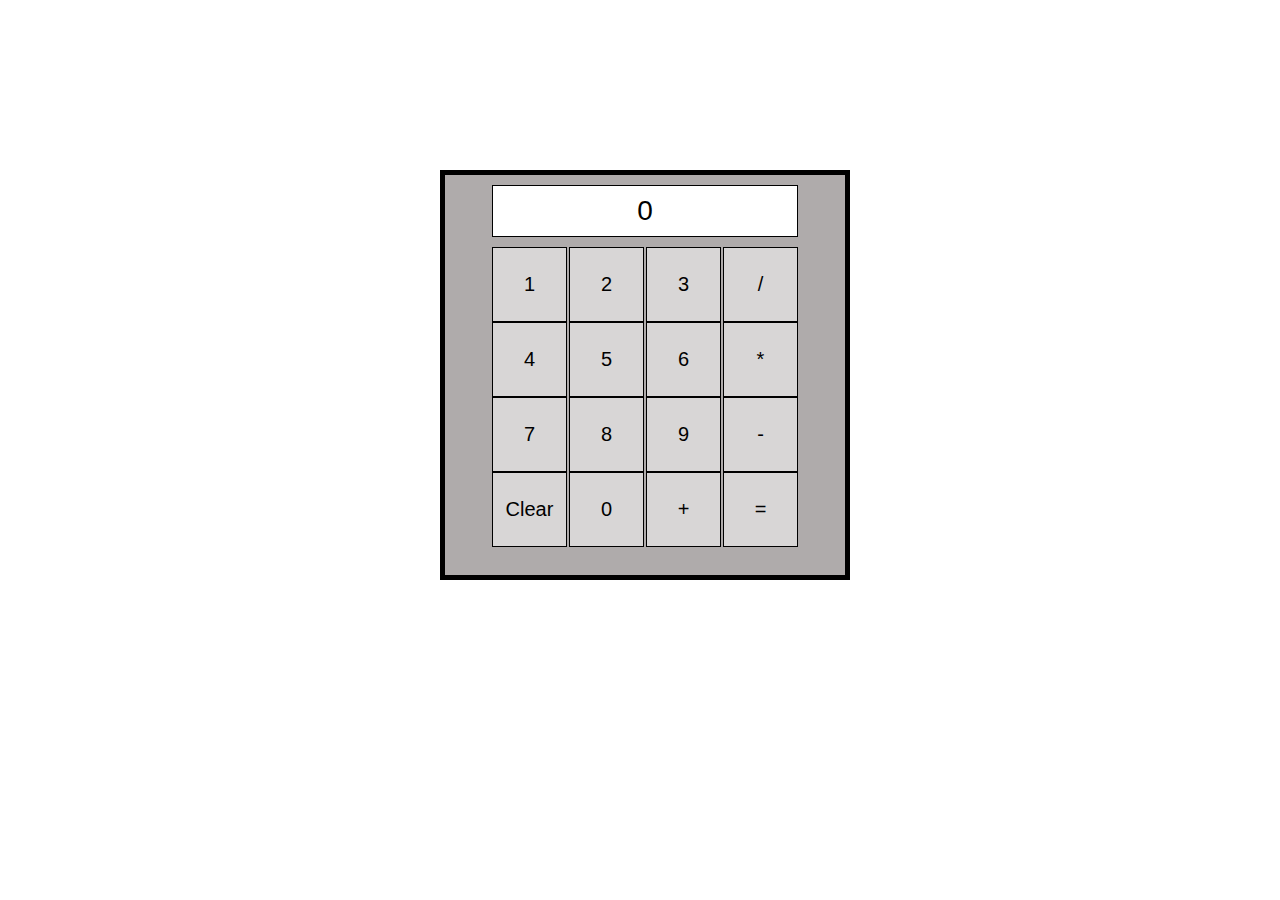
<file: calculator/index.html>
<!DOCTYPE html>
<html lang="en">
<head>
    <meta charset="UTF-8">
    <meta http-equiv="X-UA-Compatible" content="IE=edge">
    <meta name="viewport" content="width=device-width, initial-scale=1.0">
    <title>Calculator</title>
    <link rel="stylesheet" href="style.css">
</head>
<body>
    <div class="calculator">
        <div id="input">0</div>
        <div class="row">
            <button id="1">1</button>
            <button id="2">2</button>
            <button id="3">3</button>
            <button id="Division">/</button>
        </div>
        <div class="row">
            <button id="4">4</button>
            <button id="5">5</button>
            <button id="6">6</button>
            <button id="Times">*</button>
        </div>
        <div class="row">
            <button id="7">7</button>
            <button id="8">8</button>
            <button id="9">9</button>
            <button id="Minus">-</button>
        </div>
        <div class="row">
            <button id="Clear">Clear</button>
            <button id="0">0</button>
            <button id="Plus">+</button>
            <button id="Equals">=</button>
        </div>
    </div>
</body>
<script src="main.js" defer></script>
</html>
</file>
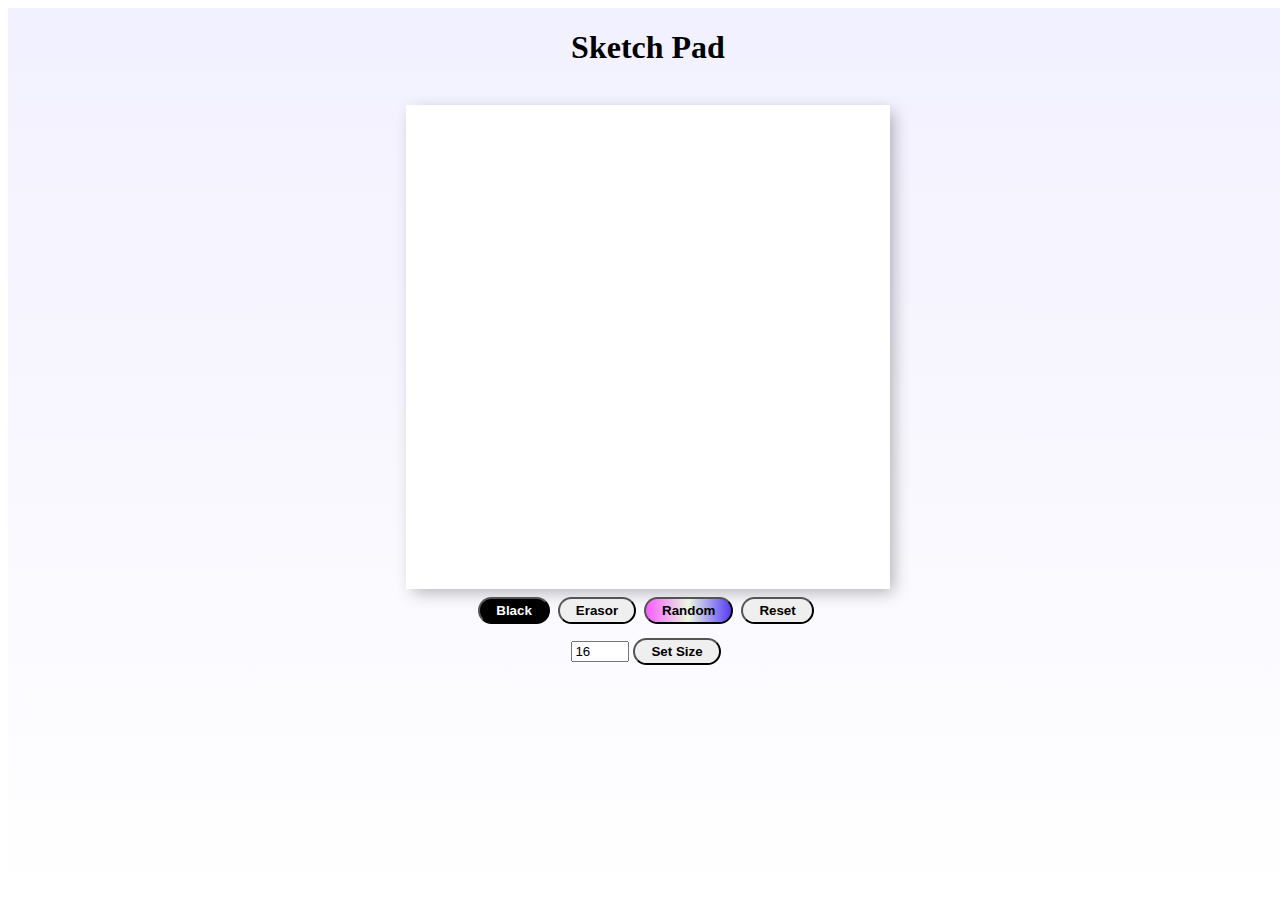
<file: etch-a-sketch/index.html>
<!DOCTYPE html>
<html lang="en">
<head>
    <meta charset="UTF-8">
    <meta http-equiv="X-UA-Compatible" content="IE=edge">
    <meta name="viewport" content="width=device-width, initial-scale=1.0">
    <link rel="stylesheet" href="style.css">
    <title>Sketch Pad</title>
</head>
<body>
    <div class="flex-container">
        <div class="title"><h1>Sketch Pad</h1></div>
        <div class="content">
            <div class="board"></div>
            <div class="buttons">
                <button class="blackButton" onclick="changeColor('black')">Black</button>
                <button class="erasor" onclick="changeColor('white')">Erasor</button>
                <button class="randomButton" onclick="changeColor('random')">Random</button>
                <button onclick="resetBoard()">Reset</button>
            </div>
            <div>
                <input type="text" placeholder="Place size of Board" value=16 onchange="changeSize(this.value)">
                <button>Set Size</button>
            </div>
            <div class="error">Input must be between 2 and 100</div>
        </div>
    </div>
</body>
<script src="main.js"></script>
</html>
</file>
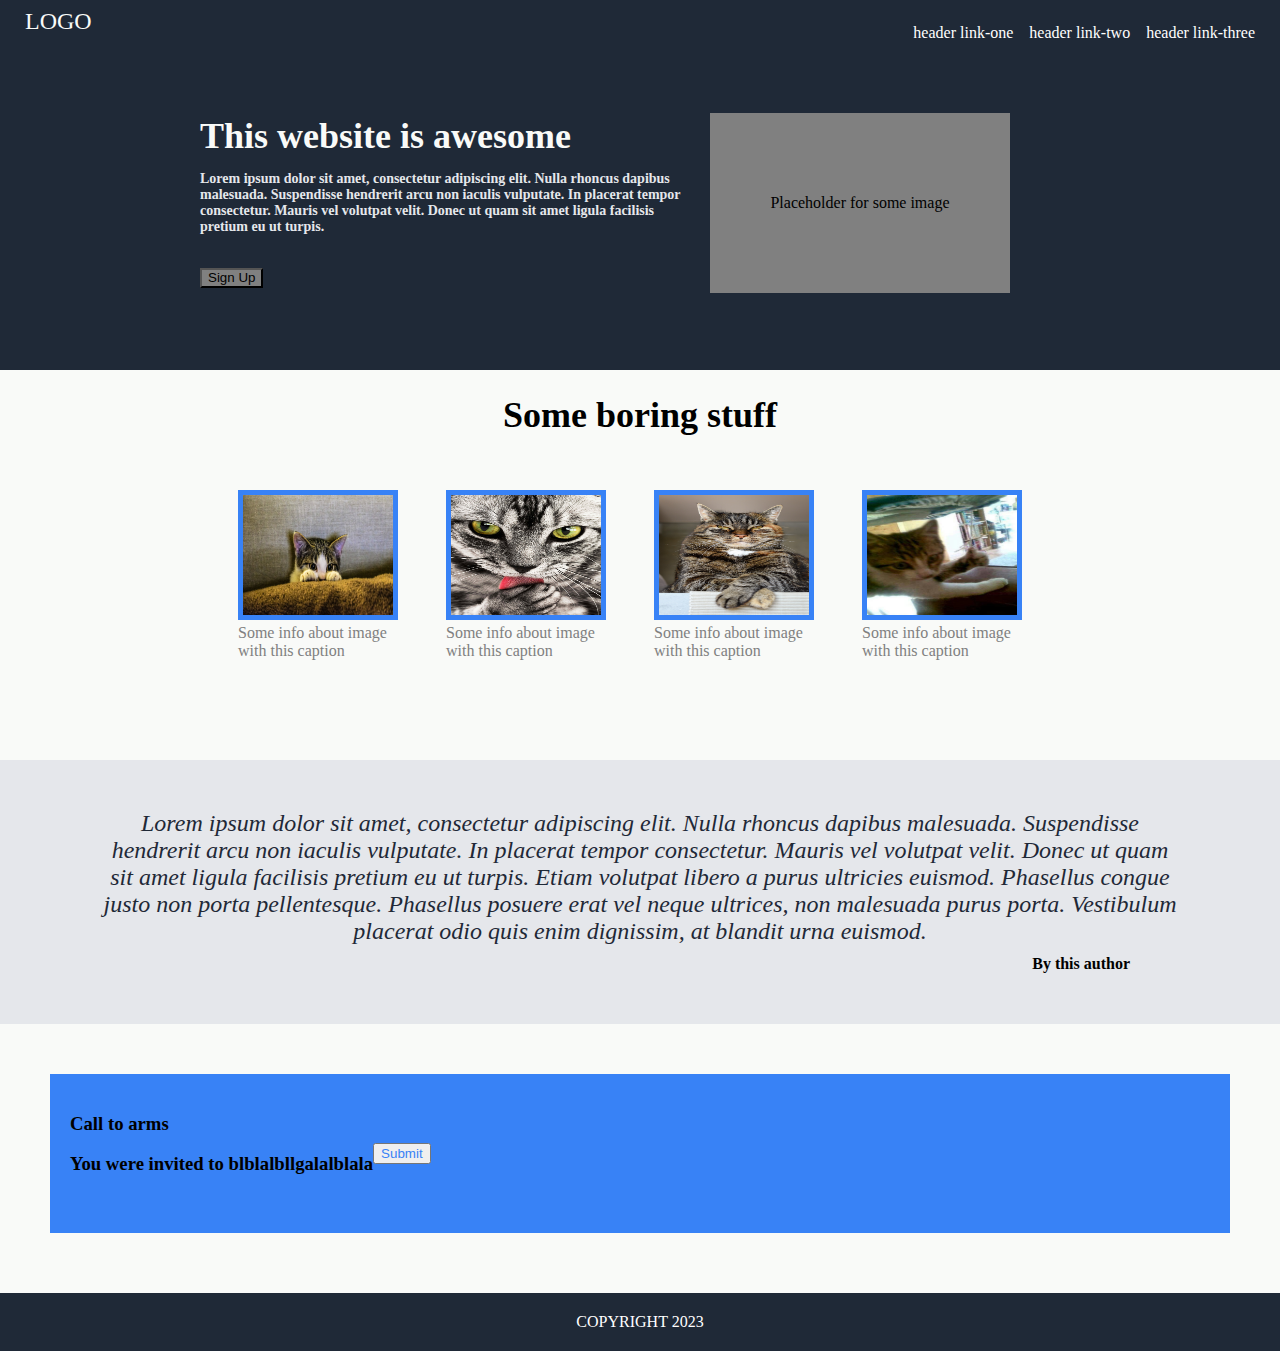
<file: niceLookingPage/index.html>
<!DOCTYPE html>
<html lang="en">
<head>
    <meta charset="UTF-8">
    <meta http-equiv="X-UA-Compatible" content="IE=edge">
    <meta name="viewport" content="width=device-width, initial-scale=1.0">
    <title>Nice Looking Page</title>
    <link rel="stylesheet" href="style.css">
</head>
<body>
    <div class="header">
        <div class=left>
            <div class="logo">
                LOGO
            </div>
        </div>
        <ul class="links">
            <li><a href="google.com">header link-one</a></li>
            <li><a href="google.com">header link-two</a></li>
            <li><a href="google.com">header link-three</a></li>
        </ul>
    </div>
    <div class="header content">
        <h1 class="title">This website is awesome
            <p class="subtext">Lorem ipsum dolor sit amet, consectetur adipiscing elit. Nulla rhoncus dapibus malesuada. Suspendisse hendrerit arcu non iaculis vulputate. In placerat tempor consectetur. Mauris vel volutpat velit. Donec ut quam sit amet ligula facilisis pretium eu ut turpis.</p>
            <button class="submit button">Sign Up</button>
        </h1>
        <div class="placeholder image">Placeholder for some image</div> 
    </div>
    <div class="white board">
        <h2>Some boring stuff</h2>
        <div class="container info">
            <div class="info">
                <img src="./images/1.jpg" alt="some image">
                <div class="info text">Some info about image with this caption</div>
            </div>
            <div class="info">
                <img src="./images/2.jpg" alt="some image">
                <div class="info text">Some info about image with this caption</div>
            </div>
            <div class="info">
                <img src="./images/3.jpg" alt="some image">
                <div class="info text">Some info about image with this caption</div>
            </div>
            <div class="info">
                <img src="./images/4.jpg" alt="some image">
                <div class="info text">Some info about image with this caption</div>
            </div>
        </div>
        <div class="gray board">
            <div class="main text">Lorem ipsum dolor sit amet, consectetur adipiscing elit. Nulla rhoncus dapibus malesuada. Suspendisse hendrerit arcu non iaculis vulputate. In placerat tempor consectetur. Mauris vel volutpat velit. Donec ut quam sit amet ligula facilisis pretium eu ut turpis. Etiam volutpat libero a purus ultricies euismod. Phasellus congue justo non porta pellentesque. Phasellus posuere erat vel neque ultrices, non malesuada purus porta. Vestibulum placerat odio quis enim dignissim, at blandit urna euismod.</div>
            <p class="author">By this author</p>
        </div>
        <div class="blue board">
            <h3 class="h3 title">Call to arms
                <p>You were invited to blblalbllgalalblala</p>
            </h3>
            <button class="blue button">Submit</button>
        </div>
        
    </div>
    <div class="footer">
        COPYRIGHT 2023
    </div>

</body>
</html>
</file>
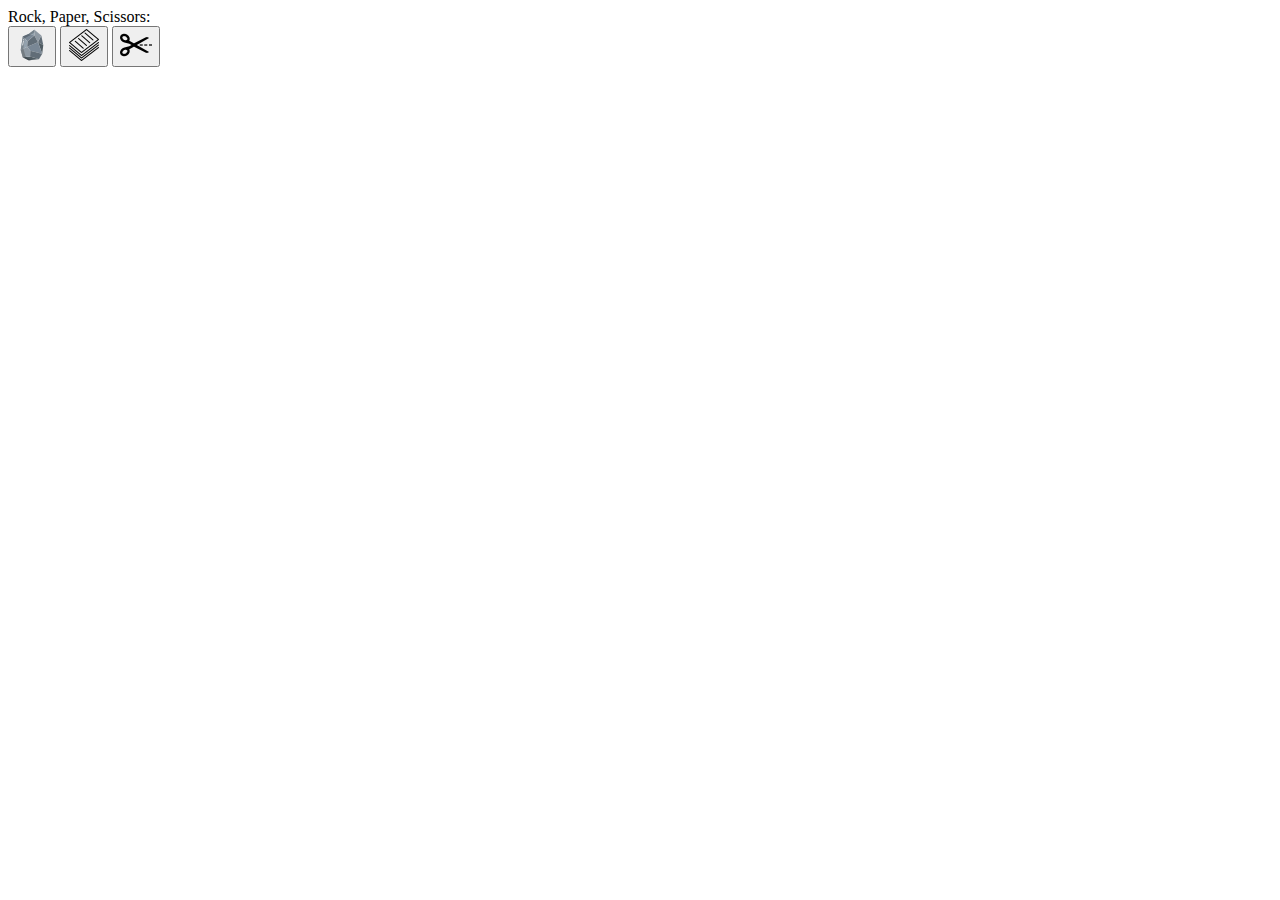
<file: rockPaper/index.html>
<!DOCTYPE html>
<html lang="en">
<head>
    <meta charset="UTF-8">
    <meta http-equiv="X-UA-Compatible" content="IE=edge">
    <meta name="viewport" content="width=device-width, initial-scale=1.0">
    <link rel="stylesheet" href="style.css">

    <title>Document</title>
</head>
<body>
    <div id="container">Rock, Paper, Scissors: 
        <div id="buttons">
            <button id="rock">
                <img src="img/stone.png" alt="Rock">
            </button>
            <button id="paper">
                <img src="img/paper.png" alt="Paper">
            </button>
            <button id="Scissors">
                <img src="img/scissor.png" alt="Scissors">
            </button>
        </div>  
    </div>
</body>
<script src="rockPaperScissors.js" defer></script>
</html>
</file>
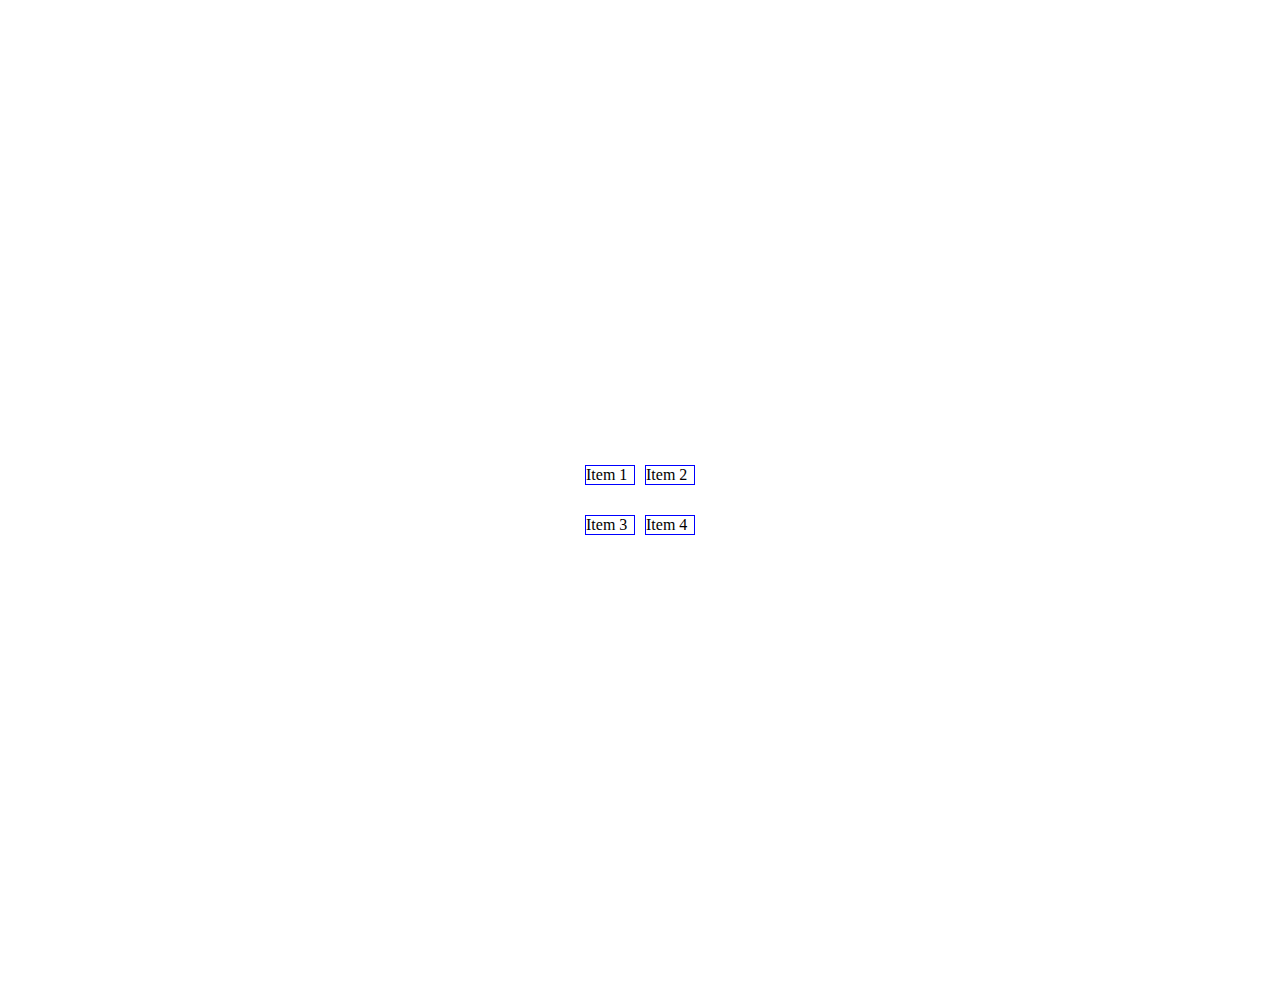
<file: jsProjects/grid/gridEasy/index.html>
<!DOCTYPE html>
<html lang="en">
<head>
    <meta charset="UTF-8">
    <meta http-equiv="X-UA-Compatible" content="IE=edge">
    <meta name="viewport" content="width=device-width, initial-scale=1.0">
    <link rel="stylesheet" href="style.css">
    <title>Grid</title>
</head>
<body>
    <div class="container">
        <div>Item 1</div>
        <div>Item 2</div>
        <div>Item 3</div>
        <div>Item 4</div>
      </div>
</body>
</html>
</file>
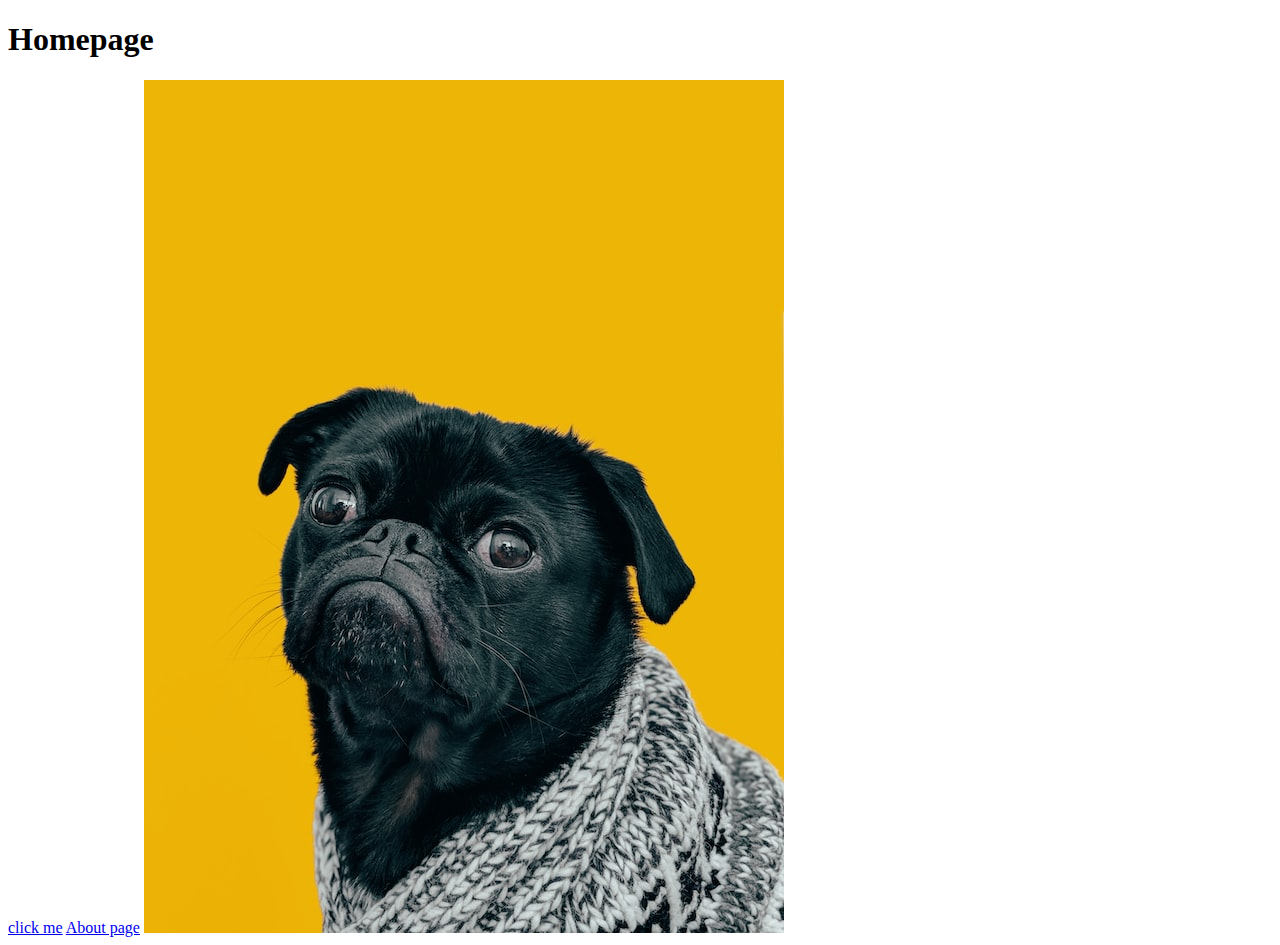
<file: jsProjects/html/links and images/index.html>
<!DOCTYPE html>
<html lang="en">
<head>
    <meta charset="UTF-8">
    <meta http-equiv="X-UA-Compatible" content="IE=edge">
    <meta name="viewport" content="width=device-width, initial-scale=1.0">
    <title>Links and Images</title>
</head>
<body>
    <h1>Homepage</h1>   
        <a href="https://www.theodinproject.com/about">click me</a>


        <a href="./pages/about.html">About page</a>


        <img src="images/sillydog.jpg" alt="silly dog">
</body>
</html>
</file>
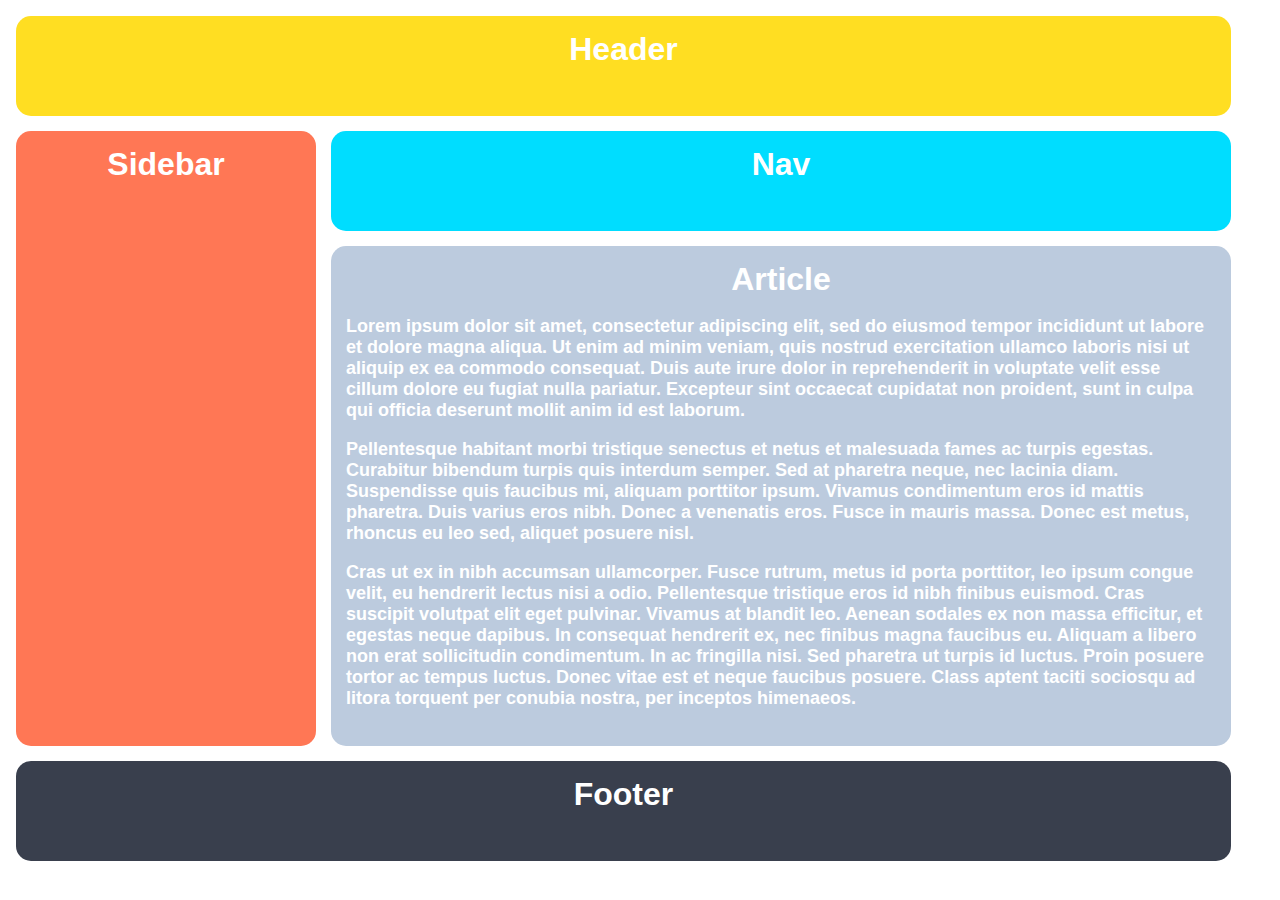
<file: jsProjects/grid/gridEasy/01-grid-layout-1/index.html>
<!DOCTYPE html>
<html lang="en">
  <head>
    <meta charset="UTF-8">
    <meta http-equiv="X-UA-Compatible" content="IE=edge">
    <meta name="viewport" content="width=device-width, initial-scale=1.0">
    <title>The Holy Grail</title>
    <link rel="stylesheet" href="style.css">
  </head>
  <body>
    <div class="container">
      <div class="header">Header</div>
      <div class="sidebar">Sidebar</div>
      <div class="nav">Nav</div>
      <div class="article">Article
        <p>Lorem  ipsum dolor sit amet, consectetur adipiscing elit, sed do eiusmod tempor incididunt ut labore et dolore magna aliqua. Ut enim ad minim veniam, quis nostrud exercitation ullamco laboris nisi ut aliquip ex ea commodo consequat. Duis aute irure dolor in reprehenderit in voluptate velit esse cillum dolore eu fugiat nulla pariatur. Excepteur sint occaecat cupidatat non proident, sunt in culpa qui officia deserunt mollit anim id est laborum.</p>
        <p>Pellentesque habitant morbi tristique senectus et netus et malesuada fames ac turpis egestas. Curabitur bibendum turpis quis interdum semper. Sed at pharetra neque, nec lacinia diam. Suspendisse quis faucibus mi, aliquam porttitor ipsum. Vivamus condimentum eros id mattis pharetra. Duis varius eros nibh. Donec a venenatis eros. Fusce in mauris massa. Donec est metus, rhoncus eu leo sed, aliquet posuere nisl.</p>
        <p>Cras ut ex in nibh accumsan ullamcorper. Fusce rutrum, metus id porta porttitor, leo ipsum congue velit, eu hendrerit lectus nisi a odio. Pellentesque tristique eros id nibh finibus euismod. Cras suscipit volutpat elit eget pulvinar. Vivamus at blandit leo. Aenean sodales ex non massa efficitur, et egestas neque dapibus. In consequat hendrerit ex, nec finibus magna faucibus eu. Aliquam a libero non erat sollicitudin condimentum. In ac fringilla nisi. Sed pharetra ut turpis id luctus. Proin posuere tortor ac tempus luctus. Donec vitae est et neque faucibus posuere. Class aptent taciti sociosqu ad litora torquent per conubia nostra, per inceptos himenaeos.</p>
      </div>
      <div class="footer">Footer</div>
    </div>
  </body>
</html>
</file>
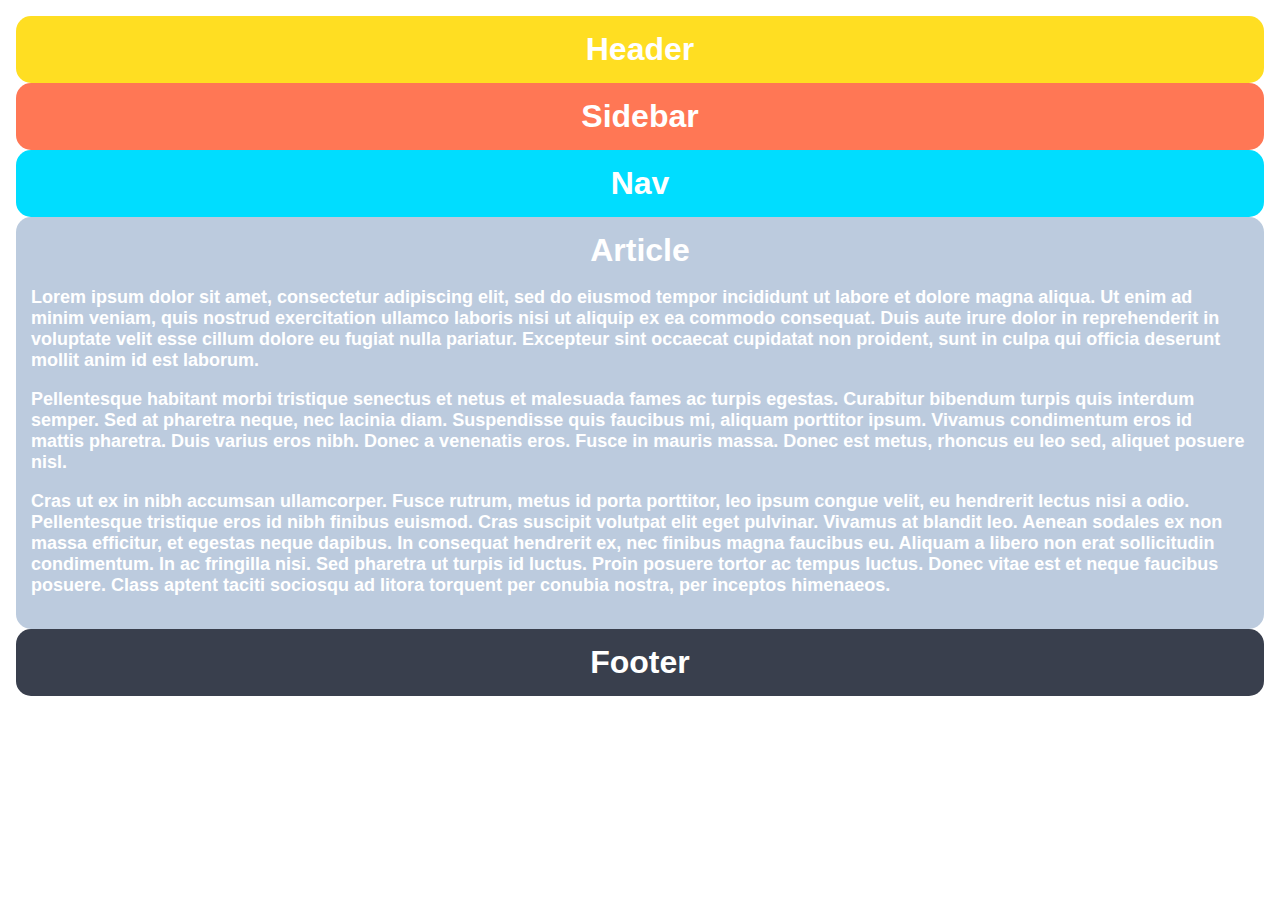
<file: jsProjects/grid/gridEasy/02-grid-layout-2/index.html>
<!DOCTYPE html>
<html lang="en">
  <head>
    <meta charset="UTF-8">
    <meta http-equiv="X-UA-Compatible" content="IE=edge">
    <meta name="viewport" content="width=device-width, initial-scale=1.0">
    <title>Responsive Holy Grail</title>
    <link rel="stylesheet" href="style.css">
  </head>
  <body>
    <div class="container">
      <div class="header">Header</div>
      <div class="sidebar">Sidebar</div>
      <div class="nav">Nav</div>
      <div class="article">Article
        <p>Lorem  ipsum dolor sit amet, consectetur adipiscing elit, sed do eiusmod tempor incididunt ut labore et dolore magna aliqua. Ut enim ad minim veniam, quis nostrud exercitation ullamco laboris nisi ut aliquip ex ea commodo consequat. Duis aute irure dolor in reprehenderit in voluptate velit esse cillum dolore eu fugiat nulla pariatur. Excepteur sint occaecat cupidatat non proident, sunt in culpa qui officia deserunt mollit anim id est laborum.</p>
        <p>Pellentesque habitant morbi tristique senectus et netus et malesuada fames ac turpis egestas. Curabitur bibendum turpis quis interdum semper. Sed at pharetra neque, nec lacinia diam. Suspendisse quis faucibus mi, aliquam porttitor ipsum. Vivamus condimentum eros id mattis pharetra. Duis varius eros nibh. Donec a venenatis eros. Fusce in mauris massa. Donec est metus, rhoncus eu leo sed, aliquet posuere nisl.</p>
        <p>Cras ut ex in nibh accumsan ullamcorper. Fusce rutrum, metus id porta porttitor, leo ipsum congue velit, eu hendrerit lectus nisi a odio. Pellentesque tristique eros id nibh finibus euismod. Cras suscipit volutpat elit eget pulvinar. Vivamus at blandit leo. Aenean sodales ex non massa efficitur, et egestas neque dapibus. In consequat hendrerit ex, nec finibus magna faucibus eu. Aliquam a libero non erat sollicitudin condimentum. In ac fringilla nisi. Sed pharetra ut turpis id luctus. Proin posuere tortor ac tempus luctus. Donec vitae est et neque faucibus posuere. Class aptent taciti sociosqu ad litora torquent per conubia nostra, per inceptos himenaeos.</p>
      </div>
      <div class="footer">Footer</div>
    </div>
  </body>
</html>
</file>
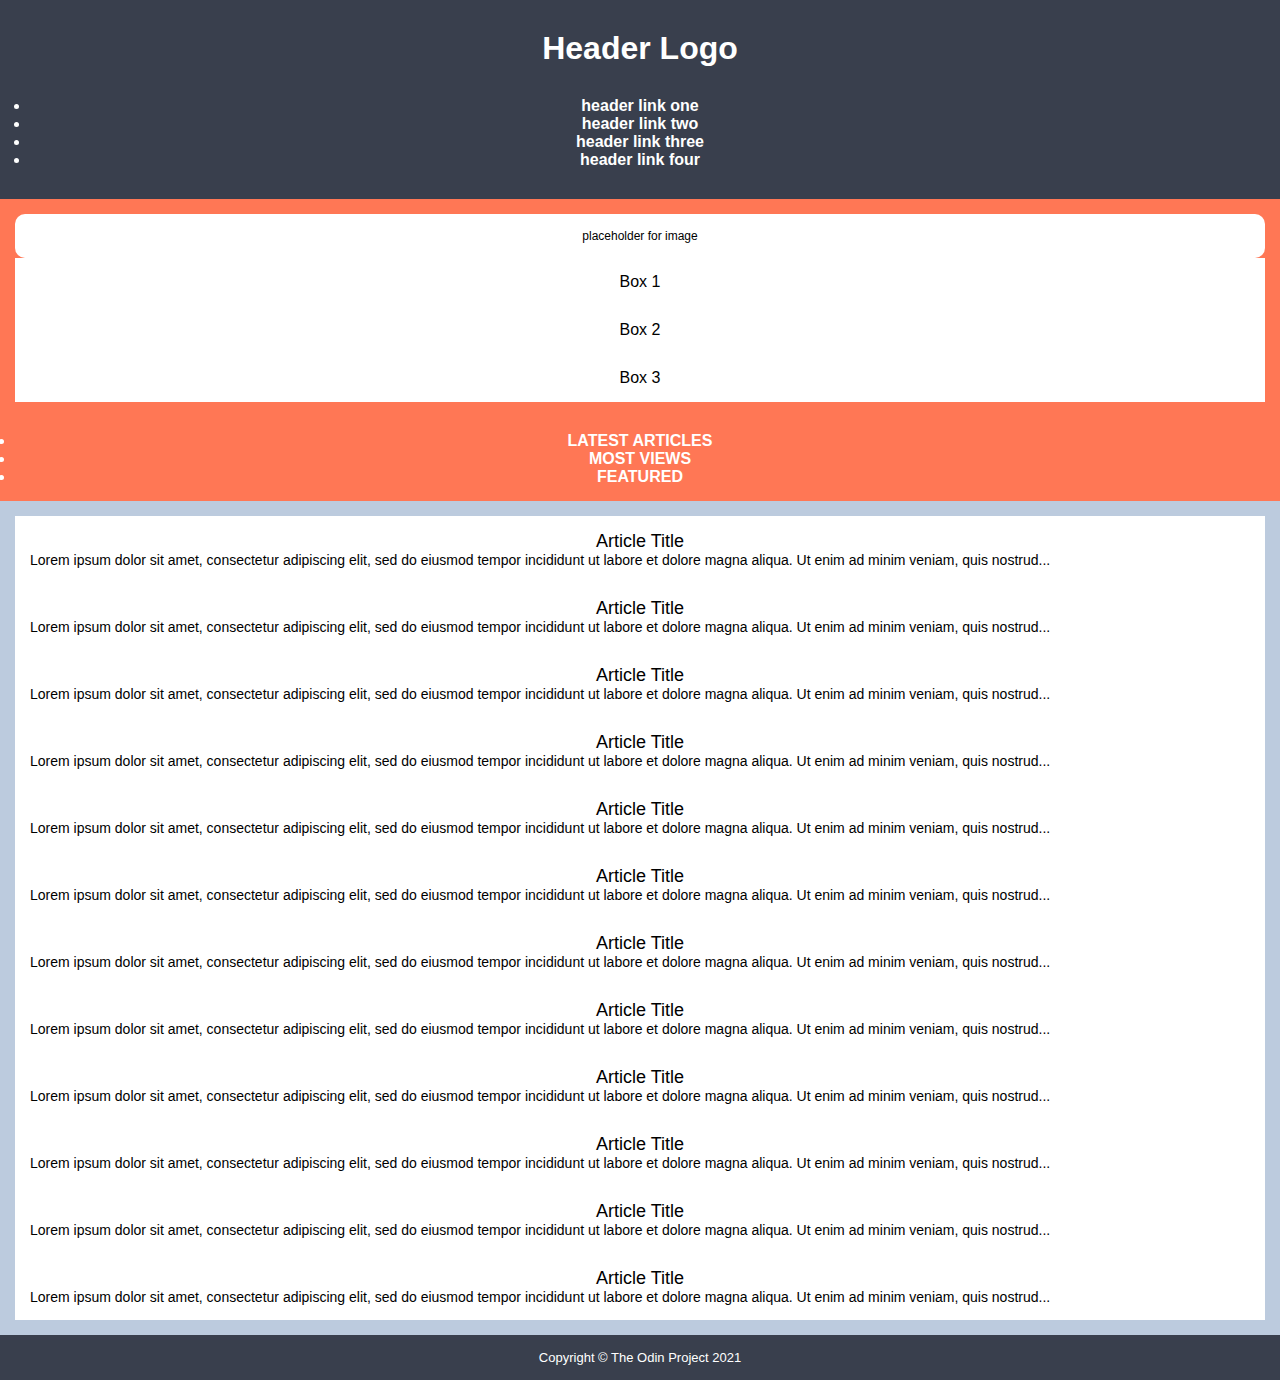
<file: jsProjects/grid/gridEasy/03-grid-layout-3/index.html>
<!DOCTYPE html>
<html lang="en">
  <head>
    <meta charset="UTF-8">
    <meta http-equiv="X-UA-Compatible" content="IE=edge">
    <meta name="viewport" content="width=device-width, initial-scale=1.0">
    <title>Holy Grail Mockup</title>
    <link rel="stylesheet" href="style.css">
  </head>
  <body>
    <div class="container">

      <div class="header">
        <div class="logo">Header Logo</div>
        <div class="menu">
          <ul>
            <li>header link one</li>
            <li>header link two</li>
            <li>header link three</li>
            <li>header link four</li>
          </ul>
        </div>
      </div>

      <div class="sidebar">
        <div class="photo">
          <p>placeholder for image</p>    
        </div>
        <div class="side-content">Box 1
        </div>
        <div class="side-content">Box 2
        </div>
        <div class="side-content">Box 3
        </div>
      </div>

      <div class="nav">
        <ul>
          <li>Latest Articles</li>
          <li>Most Views</li>
          <li>Featured</li>
        </ul>
      </div>

      <div class="article">
        <div class="card">
          <p class="title">Article Title</p>
          <p>Lorem ipsum dolor sit amet, consectetur adipiscing elit, sed do eiusmod tempor incididunt ut labore et dolore magna aliqua. Ut enim ad minim veniam, quis nostrud...</p>
        </div>
        <div class="card">
          <p class="title">Article Title</p>
          <p>Lorem ipsum dolor sit amet, consectetur adipiscing elit, sed do eiusmod tempor incididunt ut labore et dolore magna aliqua. Ut enim ad minim veniam, quis nostrud...</p>
        </div>
        <div class="card">
          <p class="title">Article Title</p>
          <p>Lorem ipsum dolor sit amet, consectetur adipiscing elit, sed do eiusmod tempor incididunt ut labore et dolore magna aliqua. Ut enim ad minim veniam, quis nostrud...</p>
        </div>
        <div class="card">
          <p class="title">Article Title</p>
          <p>Lorem ipsum dolor sit amet, consectetur adipiscing elit, sed do eiusmod tempor incididunt ut labore et dolore magna aliqua. Ut enim ad minim veniam, quis nostrud...</p>
        </div>
        <div class="card">
          <p class="title">Article Title</p>
          <p>Lorem ipsum dolor sit amet, consectetur adipiscing elit, sed do eiusmod tempor incididunt ut labore et dolore magna aliqua. Ut enim ad minim veniam, quis nostrud...</p>
        </div>
        <div class="card">
          <p class="title">Article Title</p>
          <p>Lorem ipsum dolor sit amet, consectetur adipiscing elit, sed do eiusmod tempor incididunt ut labore et dolore magna aliqua. Ut enim ad minim veniam, quis nostrud...</p>
        </div>
        <div class="card">
          <p class="title">Article Title</p>
          <p>Lorem ipsum dolor sit amet, consectetur adipiscing elit, sed do eiusmod tempor incididunt ut labore et dolore magna aliqua. Ut enim ad minim veniam, quis nostrud...</p>
        </div>
        <div class="card">
          <p class="title">Article Title</p>
          <p>Lorem ipsum dolor sit amet, consectetur adipiscing elit, sed do eiusmod tempor incididunt ut labore et dolore magna aliqua. Ut enim ad minim veniam, quis nostrud...</p>
        </div>
        <div class="card">
          <p class="title">Article Title</p>
          <p>Lorem ipsum dolor sit amet, consectetur adipiscing elit, sed do eiusmod tempor incididunt ut labore et dolore magna aliqua. Ut enim ad minim veniam, quis nostrud...</p>
        </div>
        <div class="card">
          <p class="title">Article Title</p>
          <p>Lorem ipsum dolor sit amet, consectetur adipiscing elit, sed do eiusmod tempor incididunt ut labore et dolore magna aliqua. Ut enim ad minim veniam, quis nostrud...</p>
        </div>
        <div class="card">
          <p class="title">Article Title</p>
          <p>Lorem ipsum dolor sit amet, consectetur adipiscing elit, sed do eiusmod tempor incididunt ut labore et dolore magna aliqua. Ut enim ad minim veniam, quis nostrud...</p>
        </div>
        <div class="card">
          <p class="title">Article Title</p>
          <p>Lorem ipsum dolor sit amet, consectetur adipiscing elit, sed do eiusmod tempor incididunt ut labore et dolore magna aliqua. Ut enim ad minim veniam, quis nostrud...</p>
        </div>
      </div>

      <div class="footer">
        <p>Copyright © The Odin Project 2021</p>
      </div>
      
    </div>
  </body>
</html>
</file>
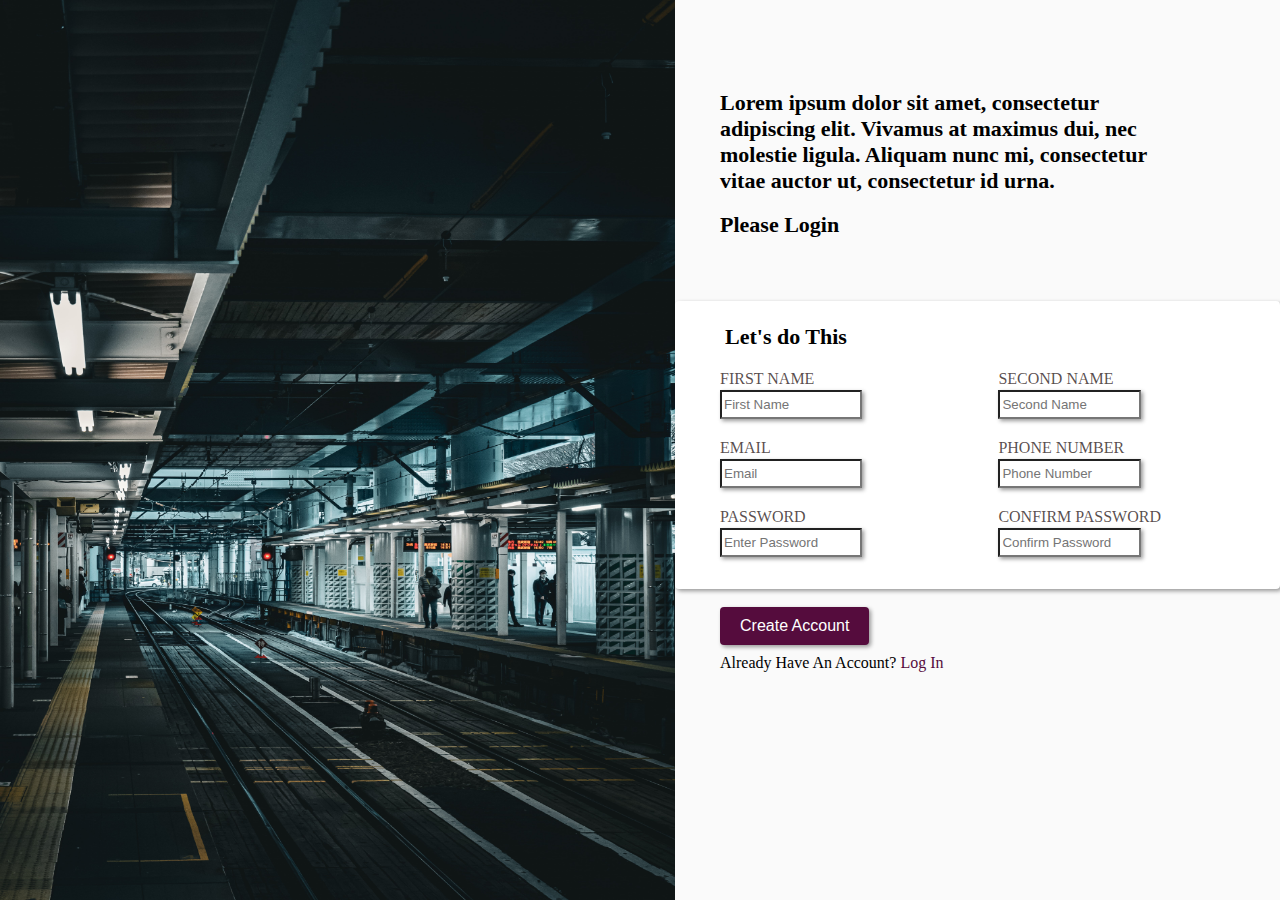
<file: jsProjects/form/form.html>
<!DOCTYPE html>
<html lang="en">
<head>
    <meta charset="UTF-8">
    <meta http-equiv="X-UA-Compatible" content="IE=edge">
    <meta name="viewport" content="width=device-width, initial-scale=1.0">
    <link rel="stylesheet" href="style.css">
    <script src="main.js" defer></script>
    <title> Form</title>
</head>
<body>
    <div class="image">
        <img src="s-tsuchiya-XP77927UGxE-unsplash.jpg" alt="background image">
    </div>
    <div class="container">
        <h2 class="header">Lorem ipsum dolor sit amet, consectetur adipiscing elit. Vivamus at maximus dui, nec molestie ligula. Aliquam nunc mi, consectetur vitae auctor ut, consectetur id urna. </h2>
        <h2 class="header1"">Please Login</h2>
        <form class="form" action="#" method="POST">
            <h2>Let's do This</h2>
            <div class="form-group" id="frn">
                <label for="first_name">FIRST NAME</label>
                <input type="first_name" class="form-group" id="exampleFirst", placeholder="First Name">
            </div>
            <div class="form-group" id="scn">
                <label for="second_name">SECOND NAME</label>
                <input type="second_name" class="form-group" id="exampleSecond", placeholder="Second Name">
            </div>
            <div class="form-group" id="email">
                <label for="email">EMAIL</label>
                <input type="email" class="form-group" id="exampleEmail", placeholder="Email">
            </div>
            <div class="form-group" id="pnmb">
                <label for="Phone Number">PHONE NUMBER</label>
                <input type="phone_number" class="form-group" id="expPhumber", placeholder="Phone Number">
            </div>
            <div class="form-group" id="pswd">
                <label for="password">PASSWORD</label>
                <input type="password" class="form-group" id="expPassword", placeholder="Enter Password">
            </div>
            <div class="form-group" id="cpswd">
                <label for="confirmPassword">CONFIRM PASSWORD</label>
                <input type="Password" class="form-group" id="conPassword" placeholder="Confirm Password">
            </div>
        </form>
    <button type="submit" class="Create Account">Create Account</button>
    <div class="account">Already Have An Account?
        <a href="logIn.html">Log In</a>
    </div>
</body>
</html>
</file>
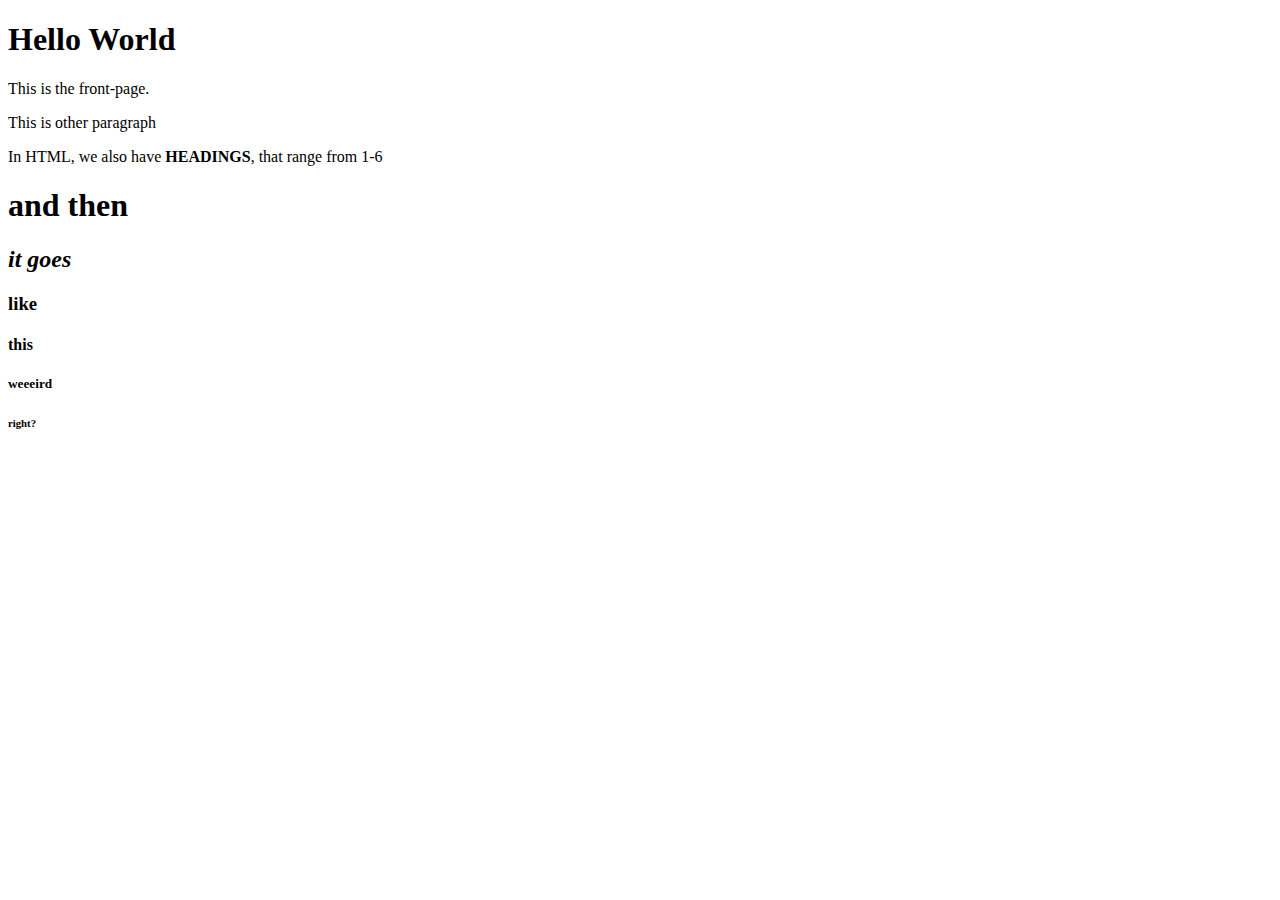
<file: jsProjects/html/boilerplate/firsthtml.html>
<!DOCTYPE html>
<html lang="en">
<head>
    <meta charset="UTF-8">
    <meta http-equiv="X-UA-Compatible" content="IE=edge">
    <meta name="viewport" content="width=device-width, initial-scale=1.0">
    <title>First HTML</title>
</head>
<body>
    <div>
        <h1>Hello World</h1>
        <p>This is the front-page.</p>
        <p>This is other paragraph</p>
    </div>

    <div>
        <p>In HTML, we also have <strong>HEADINGS</strong>, that range from 1-6</p>
        <h1>and then</h1>
        <h2><em>it goes</em></h2>
        <h3>like</h3>
        <h4>this</h4>
        <h5>weeeird</h5>
        <h6>right?</h6>
    </div>
</body>
</html>
</file>
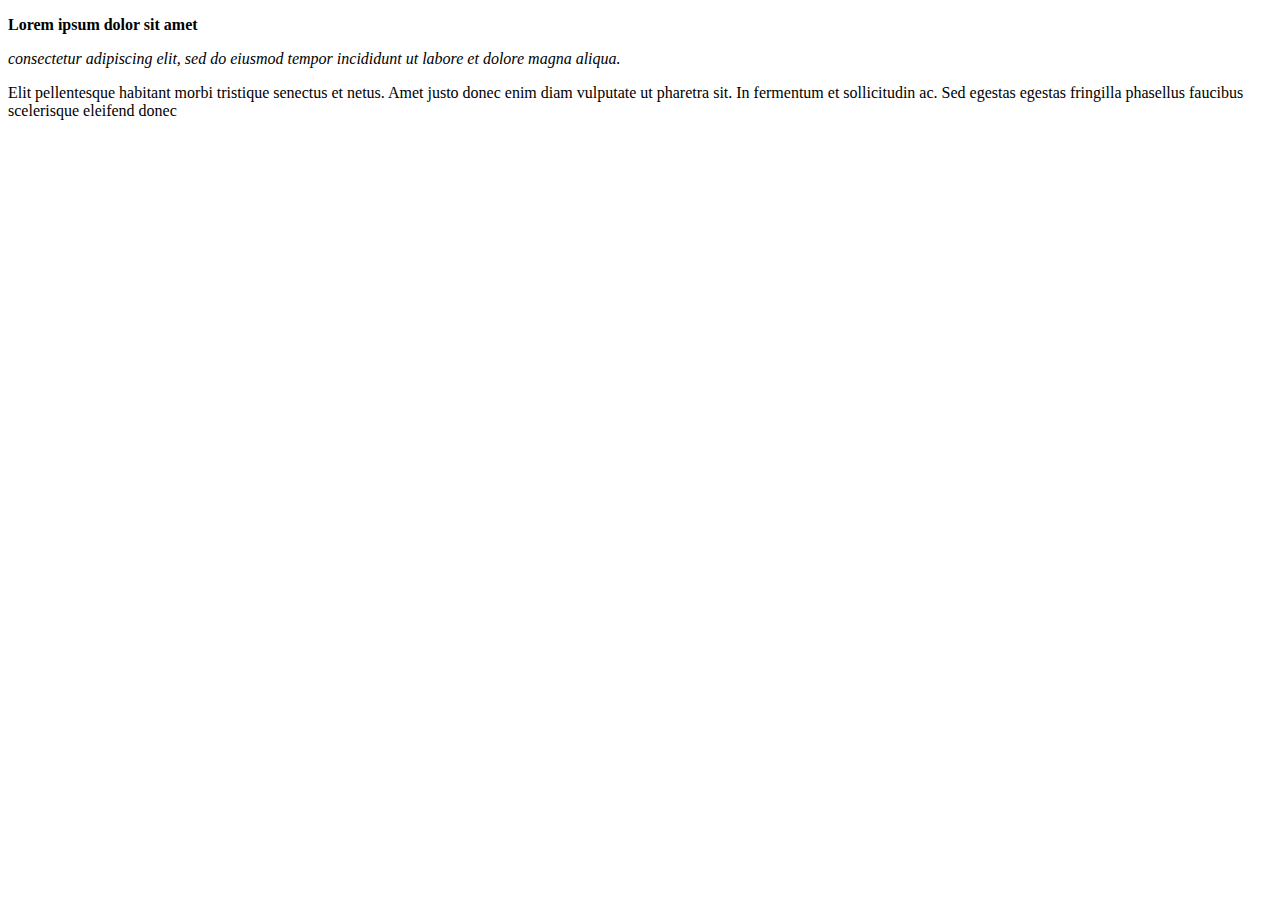
<file: jsProjects/html/boilerplate/loremipsum.html>
<!DOCTYPE html>
<html lang="en">
<head>
    <meta charset="UTF-8">
    <meta http-equiv="X-UA-Compatible" content="IE=edge">
    <meta name="viewport" content="width=device-width, initial-scale=1.0">
    <title>Lorem Ipsum</title>
</head>
<body>
    <p><strong>Lorem ipsum dolor sit amet</strong></p>
    <p><em>consectetur adipiscing elit, sed do eiusmod tempor incididunt ut labore et dolore magna aliqua.</em></p>
    <p>Elit pellentesque habitant morbi tristique senectus et netus. Amet justo donec enim diam vulputate ut pharetra sit. In fermentum et sollicitudin ac. Sed egestas egestas fringilla phasellus faucibus scelerisque eleifend donec</p>
</body>
</html>
</file>
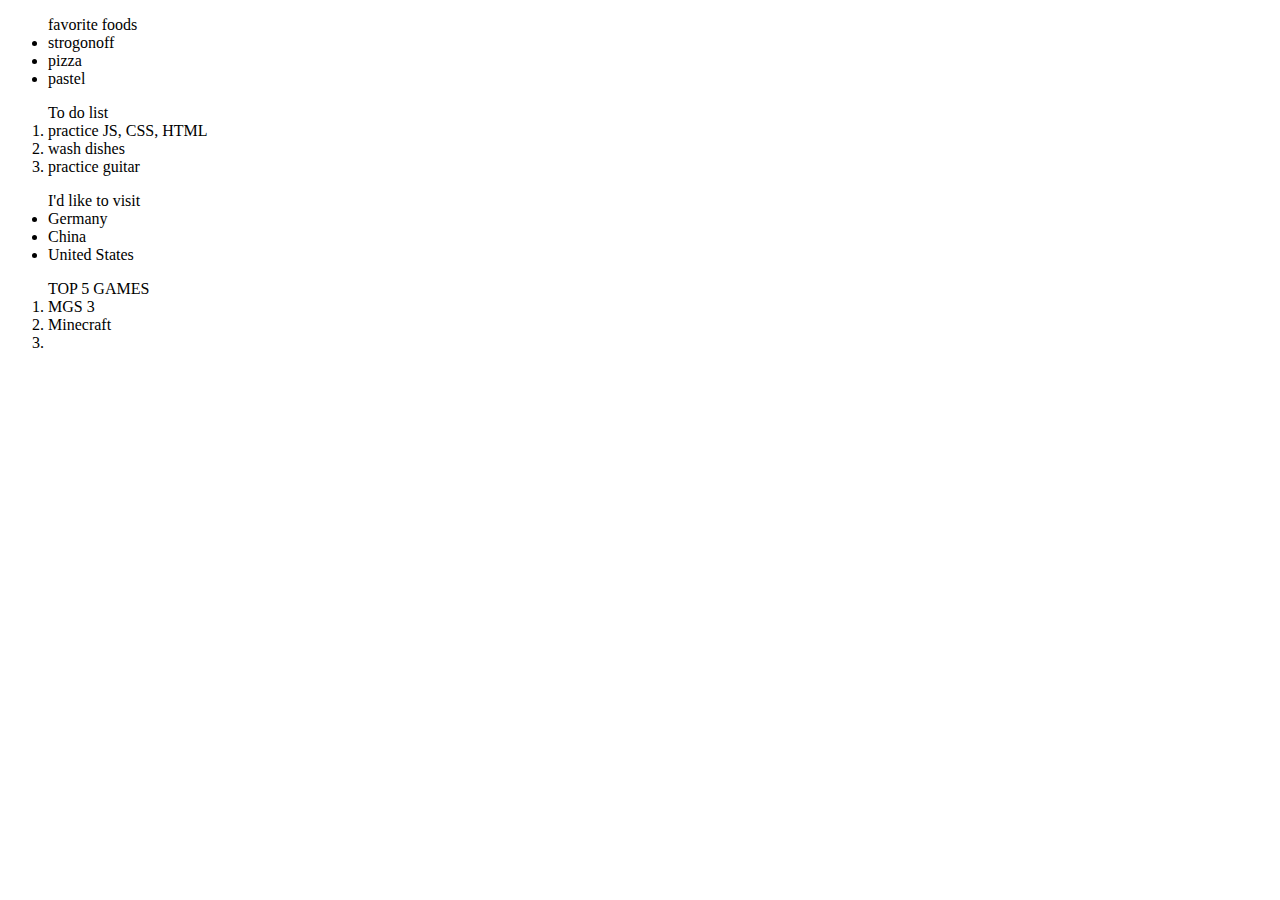
<file: jsProjects/html/boilerplate/table.html>
<!DOCTYPE html>
<html lang="en">
<head>
    <meta charset="UTF-8">
    <meta http-equiv="X-UA-Compatible" content="IE=edge">
    <meta name="viewport" content="width=device-width, initial-scale=1.0">
    <title>Document</title>
</head>
<body>
    <ul>favorite foods
        <li>strogonoff</li>
        <li>pizza</li>
        <li>pastel</li>
    </ul>
    <ol>To do list
        <li>practice JS, CSS, HTML</li>
        <li>wash dishes</li>
        <li>practice guitar</li>
    </ol>
    <ul>I'd like to visit
        <li>Germany</li>
        <li>China</li>
        <li>United States</li>
    </ul>
    <ol>TOP 5 GAMES
        <li>MGS 3</li>
        <li>Minecraft</li>
        <li></li>
    </ol>
</body>
</html>
</file>
<file: calculator/style.css>
.calculator {
    position: absolute;
    border: 5px solid black;
    left: 50%;
    top: 30%;
    height: 400px;
    margin-top: -100px;
    width: 400px;
    margin-left: -200px;
    font-family: 'Gill Sans', 'Gill Sans MT', Calibri, 'Trebuchet MS', sans-serif;
    background-color: #afabab;
    display: flex;
    flex-direction: column;
    align-items: center;
}

.calculator .row {
    display: flex;
    justify-content: space-between;
    gap: 2px;
}

.calculator #input {
    display: flex;
    padding: 20px;
    margin: 10px;
    width: 264px;
    height: 10px;
    font-size: 28px;
    background-color: white;
    border: 1px solid black;
    align-items: center;
    justify-content: center;
}

.calculator .row button {
    font-size: 20px;
    background-color: #d8d6d6;
    border: 1px solid black;
    width: 75px;
    height: 75px;
}
</file>
<file: etch-a-sketch/style.css>
.flex-container {
    height: 100vh;
    width: 100vw;
    display: flex;
    flex-direction: column;
    align-items: center;
    background: linear-gradient(rgba(96, 79, 252, 0.082), white);
  } 
  .board {
    width: 80%;
    height: 80%;
    display: grid;
    background-color: white;
    box-shadow: inset 0 -3em 3em rgba(0, 0, 0, 0.1), 0 0 0 2px rgb(255, 255, 255),
      0.3em 0.3em 1em rgba(0, 0, 0, 0.3);
  }
  .board:hover {
    cursor: pointer;
  }
  .content {
    display: flex;
    flex-direction: column;
    align-items: center;
    justify-content: center;
    min-width: 300px;
    min-height: 300px;
    width: 60vw;
    height: 60vw;
    max-width: 600px;
    max-height: 600px;
}
  .title {
    display: flex;
    justify-content: center;
  }
  .buttons {
    margin-top: 10px;
    margin-bottom: 10px;
  }
  button {
    padding: 0.3em 1.2em;
    margin: 0 0.3em 0.3em 0;
    border-radius: 2em;
    text-decoration: none;
    font-weight: 600;
    text-align: center;
    transition: all 0.2s;
  }
  button:hover {
    cursor: pointer;
  }
  .blackButton {
    background-color: black;
    color: white;
  }
  .blackButton:hover {
    background-color: white;
    color: black;
  } 

  .randomButton {
    background: linear-gradient(0.25turn, #f65cfc, #ebf8e1, #583cf6);
  }
  .randomButton:hover {
    background: linear-gradient(0.25turn, #20ff02, #ebf8e1, #aecc03);
  }
  .erasorButton {
    background-color: rgb(255, 255, 255);
    color: rgb(0, 0, 0);
  }
  .erasorButton:hover {
    background-color: white;
    color: rgb(255, 255, 255);
  }
  input {
    width: 50px;
  }
  
  .mode {
    margin-bottom: 5px;
  }
  .error {
    display: none;
  }
</file>
<file: niceLookingPage/style.css>
body {
    background-color: #1F2937;
    margin: 0;
    padding: 0;
}

.header {
    display: flex;
    justify-content:space-between;
    padding-top: 8px;
    padding-bottom: 25px;
    color: #F9FAF8;
}

 .header .left .logo {
    font-size: 24px;
    padding-left: 25px;
    color: #F9FAF8;
 }

ul {
    list-style-type: none;
    display: flex;
    padding-right: 25px;
    gap: 16px;
  }

  a {
    /* this removes the line under our links */
    text-decoration: none;
    color: white;
  }

.header.content {
    display: flex;
    align-items: center;
    padding-left: 200px;
}

.placeholder.image {
    display: flex;
    height: 180px;
    width: 300px;
    margin-right: 270px;
    background-color: gray;
    color: black;
    justify-content: center;
    align-items: center;
}

.header.content h1 {
    font-size: 36px;
}

.header.content h1 p {
    font-size: 14px;
    color: #E5E7EB;
    max-width: 500px;
}

.submit.button {
    padding-top: 0px;
    background-color: grey;
}

.white.board {
    background-color: #F9FAF8;
    padding-bottom: 50px;
    margin: 0px;
}


.white.board h2 {
    font-size: 36px;
    display: flex;
    color: black;
    padding: 24px;
    justify-content: center;
}
/*remember to add some shadows for the images */
.container.info {
    display: flex;
    justify-content: center;
    gap: 28px;
    padding-bottom: 100px;
}

.info img {
    height: 120px;
    width: 150px;
    border: 5px solid #3882F6;
}

.info .info.text {
    
    justify-content:space-between;
    font-size: 16px;
    color: grey;
    max-width: 180px;
}

.gray.board {
    background-color: #E5E7EB;
    padding-top: 50px;
    padding-bottom: 35px;
}

.gray.board .main.text{
    font-size: 24px;
    font-style: italic;
    text-align: center;
    vertical-align: middle;
    color: #1F2937;
    padding-left: 100px;
    padding-right: 100px;
}

.gray.board .author {
    font-weight: bold;
    text-align:right;
    margin-top: 10px;
    padding-right: 150px;
    font-size: 16px;
}

.blue.board {
    display: flex;
    background-color: #3882F6;
    align-items: center;
    margin: 50px;
    margin-bottom: 10px;
    padding: 20px;
}

.blue.board .blue.button {
    justify-content: right;
    color: #3882F6;
}

.footer {
    display: flex;
    align-items: center;
    justify-content: center;
    margin: 20px;
    color: white;
}
</file>
<file: rockPaper/style.css>
.container {
    position: absolute;
    border: 5px solid black;
    left: 50%;
    top: 30%;
    height: 400px;
    margin-top: -100px;
    width: 400px;
    margin-left: -200px;
    font-family: 'Gill Sans', 'Gill Sans MT', Calibri, 'Trebuchet MS', sans-serif;
    background-color: #afabab;
    display: flex;
    flex-direction: column;
    align-items: center;
}
</file>
<file: jsProjects/grid/gridEasy/style.css>
.container {
    display: grid;
    margin: 50vh;
    justify-content: center;
    align-items: center;
    grid-template-columns: 50px 50px;
    grid-template-rows: 50px 50px;
    column-gap: 10px;
}

.container div {
    border: 1px solid blue;
}
</file>
<file: jsProjects/grid/gridEasy/01-grid-layout-1/style.css>
body, html {
  height: 100%;
  margin: 0;
}

.container {
  display: grid;
  grid-template-rows: 20% 30% 70%;
  grid-template-columns: 100% 30% ; 
  text-align: center;
  height: 100%;
  padding: 16px;
  box-sizing: border-box;
}

.container div {
  padding: 15px;
  font-size: 32px;
  font-family: Helvetica;
  font-weight: bold;
  color: white;
  border-radius: 15px;
}

.header {
  background-color: #FFDE22;
}

.sidebar {
  background-color: #FF7755;
}

.nav {
  background-color: #00DDFF;
}

.article {
  background-color: #bccbde;
}

.article p {
  font-size: 18px;
  font-family: sans-serif;
  color: white;
  text-align: left;
}

.footer {
  background-color: #393f4d;
}

.container {
  display: grid;
  grid-template-columns: 300px 900px;
  grid-template-rows: 100px 100px 500px 100px;
  gap: 15px;
}

.header {
  grid-column: 1/3;
}

.sidebar {
  grid-row: 2/4;
}

.footer {
  grid-column: 1/3;
}
</file>
<file: jsProjects/grid/gridEasy/02-grid-layout-2/style.css>
body, html {
  height: 100%;
  margin: 0;
}

.container {
  text-align: center;
  height: 100%;
  padding: 16px;
  box-sizing: border-box;
}

.container div {
  padding: 15px;
  font-size: 32px;
  font-family: Helvetica;
  font-weight: bold;
  color: white;
  border-radius: 15px;
}

.header {
  background-color: #FFDE22;
  grid-column: 1 / 3;
}

.sidebar {
  background-color: #FF7755;
  grid-row: 2 / 4;
}

.nav {
  background-color: #00DDFF;
}

.article {
  background-color: #bccbde;
}

.article p {
  font-size: 18px;
  font-family: sans-serif;
  color: white;
  text-align: left;
}

.footer {
  background-color: #393f4d;
  grid-column: 1 / 3;
}
</file>
<file: jsProjects/grid/gridEasy/03-grid-layout-3/style.css>
* {
  margin: 0;
  padding: 0;
}

.container {
  text-align: center;
}

.container div {
  padding: 15px;
  font-size: 32px;
  font-family: Helvetica;
  font-weight: bold;
  color: white;
}

.header {
  background-color: #393f4d;
}

.menu ul,
.menu li {
  font-size: 16px;
}

.sidebar {
  background-color: #FF7755;
}

.sidebar .photo {
  background-color: white;
  color: black;
  font-size: 12px;
  font-weight: normal;
  border-radius: 10px;
}


.sidebar .side-content {
  background-color: white;
  color: black;
  font-size: 16px;
  font-weight: normal;
}

.nav {
  background-color: #FF7755;
}

.nav ul li {
  font-size: 16px;
  text-transform: uppercase;
}

.article {
  background-color: #bccbde;
}

.article p {
  font-size: 18px;
  font-family: sans-serif;
  color: white;
  text-align: left;
}

.article .card {
  background-color: #FFFFFF;
  color: black;
  text-align: center;
}

.card p {
  color: black;
  font-weight: normal;
  font-size: 14px;
}

.card .title {
  font-size: 18px;
  text-align: center;
}

.footer {
  background-color: #393f4d;
}

.footer p {
  font-size: 13px;
  font-weight: normal;  
}
</file>
<file: jsProjects/form/style.css>
body {
    display: flex;
    background-color: rgb(250, 250, 250);
    margin: 0;
    padding: 0;
}

img {
    display: flex;
    width: 75vh;
    height: 100vh;
  }

.container .header {
    margin-top: 10vh;
    padding-left: 5vh;
    padding-right: 10vh;
    font-size: 22px;
}

.container .header1 {
    margin-top: 0;
    margin-bottom: 7vh;
    padding-left: 5vh;
    font-size: 22px;
}

.form {
    margin: 0px;
    padding-left: 5vh;
    padding-top: 2vh;
    padding-bottom: 3vh;
    overflow: hidden;
    background-color: white;
    border-radius: 4px;
    box-shadow: 2px 2px 4px rgba(0,0,0,0.4);
}

.form h2 {
    margin: 0;
    padding: 5px;
    font-size: 22px;
}

.form-group {
    display:inline-block;
    width: 49%;
    padding-top: 5px;
    padding-bottom: 5px;
    
}

.form-group input {
    box-shadow: 2px 2px 4px rgba(0, 0, 0, 0.4)
}


.form-group:focus input {
    border: 2px solid #550c3d;
}

.form-group:focus-within input {
    border: 2px solid #550c3d;
    outline: none;
  }

.form-group label {
    display: block;
    padding-top: 10px;
    padding-bottom: 2px;
    color: rgba(31, 18, 18, 0.76);
}

button {
    background-color: #550c3d;
    color: white;
    border: none;
    padding: 10px 20px;
    text-align: center;
    text-decoration: none;
    display: inline-block;
    font-size: 16px;
    margin-top: 2vh;
    margin-left: 5vh;
    cursor: pointer;
    border-radius: 4px;
    box-shadow: 2px 2px 4px rgba(0,0,0,0.4);
  }

.account {
    margin-top: 1vh;
    margin-left: 5vh;

}

.account a {
    color: #550c3d;
    text-decoration: none;
}
</file>
